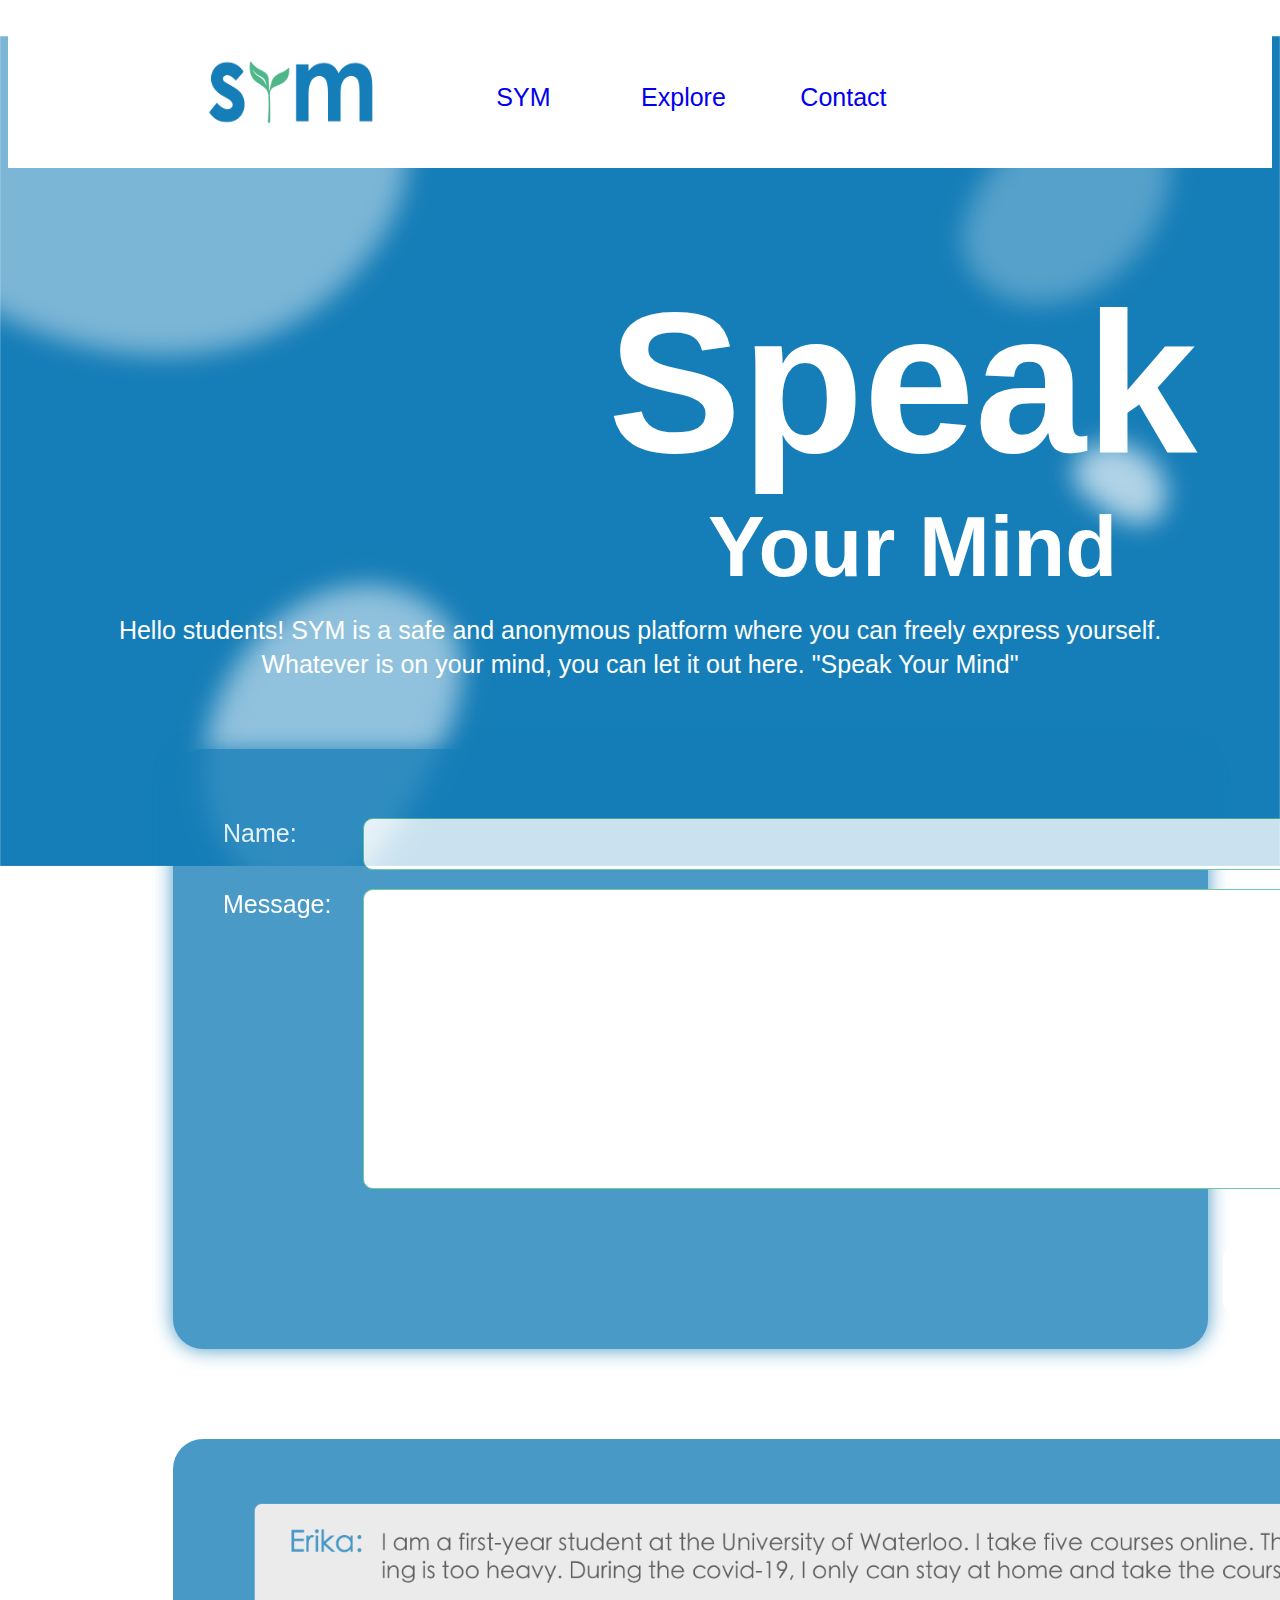
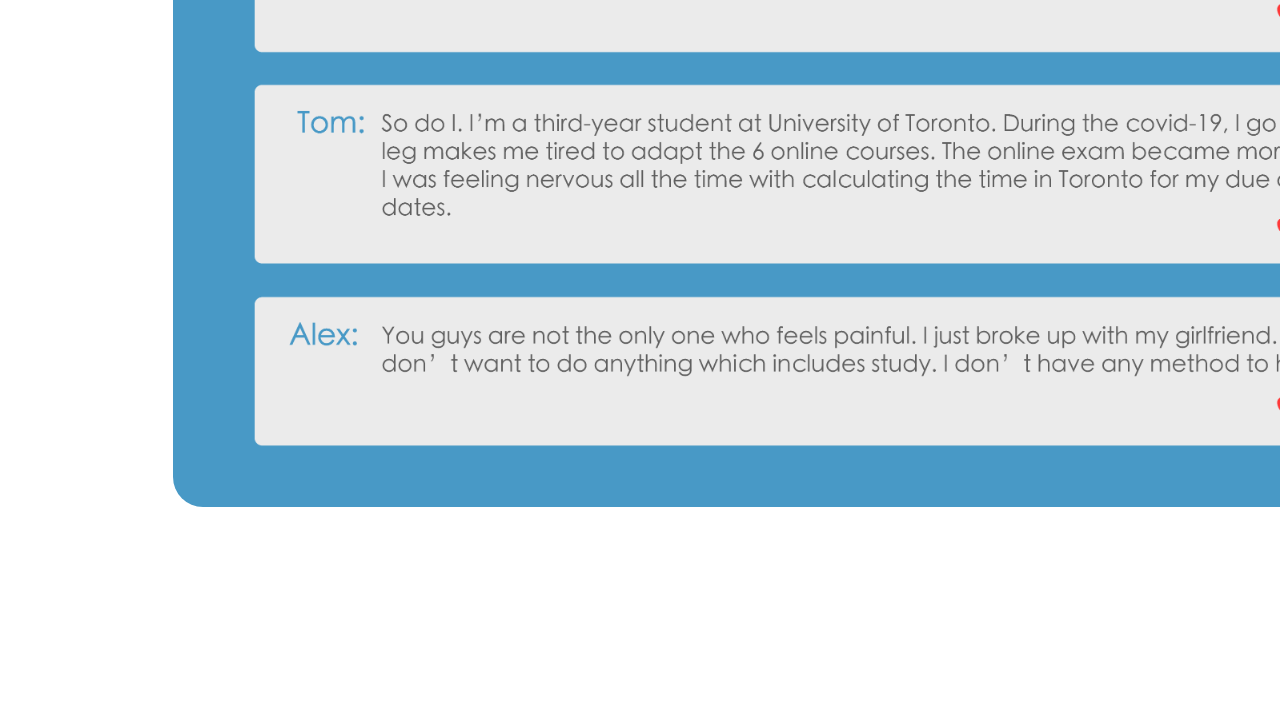
<file: index.html>
<!DOCTYPE>
<html>
    <head>
        <title>SYM Home</title>
        <meta name="author" content="Qinzheng Sun, Cheng Tu, Qihao Wei & Anran Wu"/>
        <meta name="description" content="SYM is a safe and annoymous plaform! Feel free to leave your message, comment or opinions. "/>
        
        <link rel="stylesheet" media="screen" href="css/SYM.css">
        
    </head>
    <body>
        <nav>
            <a href="index.html"><img id="logo" src="img/SYM_logo_03.png" /></a>
            <ul>
                <li><a href="index.html">SYM</a></li>
                <li><a href="Exploring.html">Explore</a></li>
                <li><a href="Contact.html">Contact</a></li>
            </ul>
        </nav>
        
        <h1>Speak</h1>
        <h2>Your Mind</h2>
        <p>Hello students! SYM is a safe and anonymous platform where you can freely express yourself.</p>
        <p>Whatever is on your mind, you can let it out here. "Speak Your Mind"</p>
        <section>
            <div class="container">
                <form action="">
                
                    <div class="form-group">
                        <label for="Name">Name:</label>
                        <input type="text" id="Name" name="Name">
                    </div>
                    <div class="form-group">
                        <label for="message">Message:</label>
                        <textarea name="message" id="message" cols="30" rows="10"></textarea>
                    </div>
                    
                    <button type="submit">SUBMIT</button>
                </form>
            </div>
        </section>
        <img id="comment" src="img/SYM_messages.png" />
    </body>


</html>
</file>
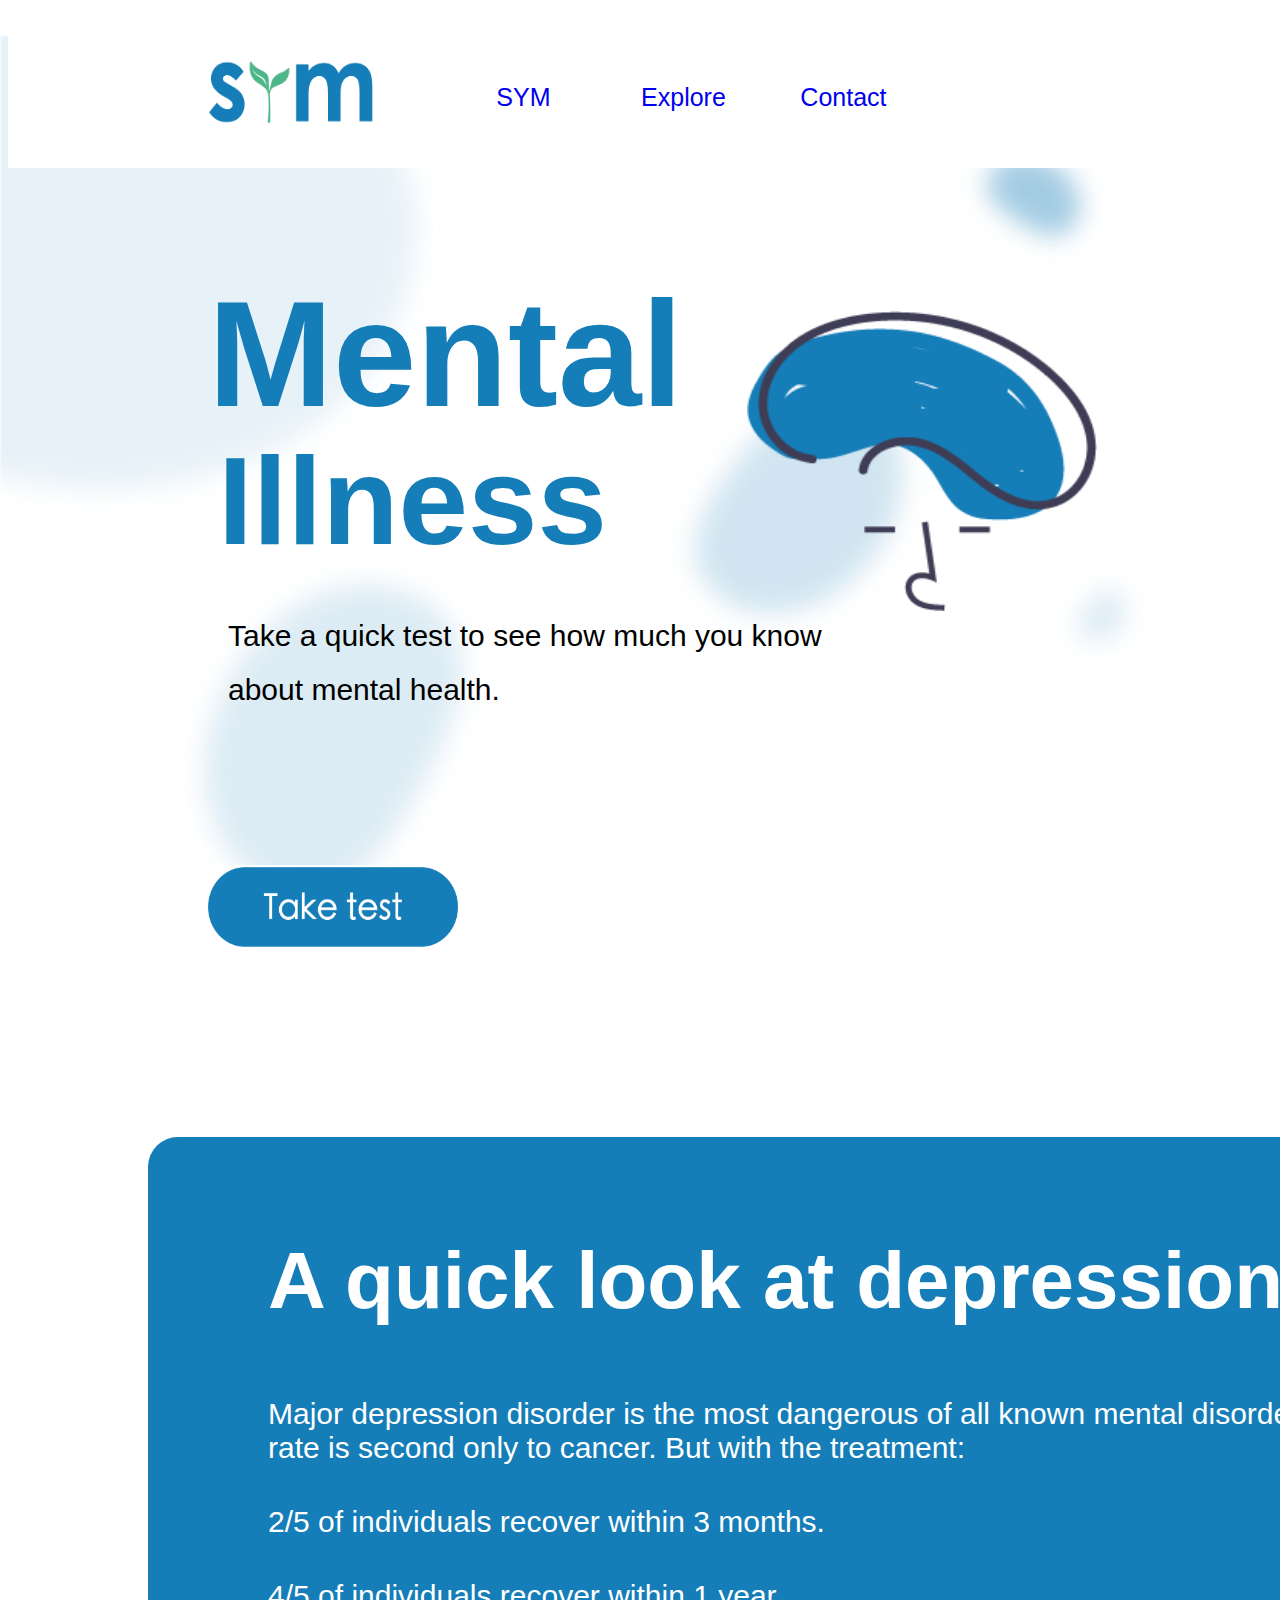
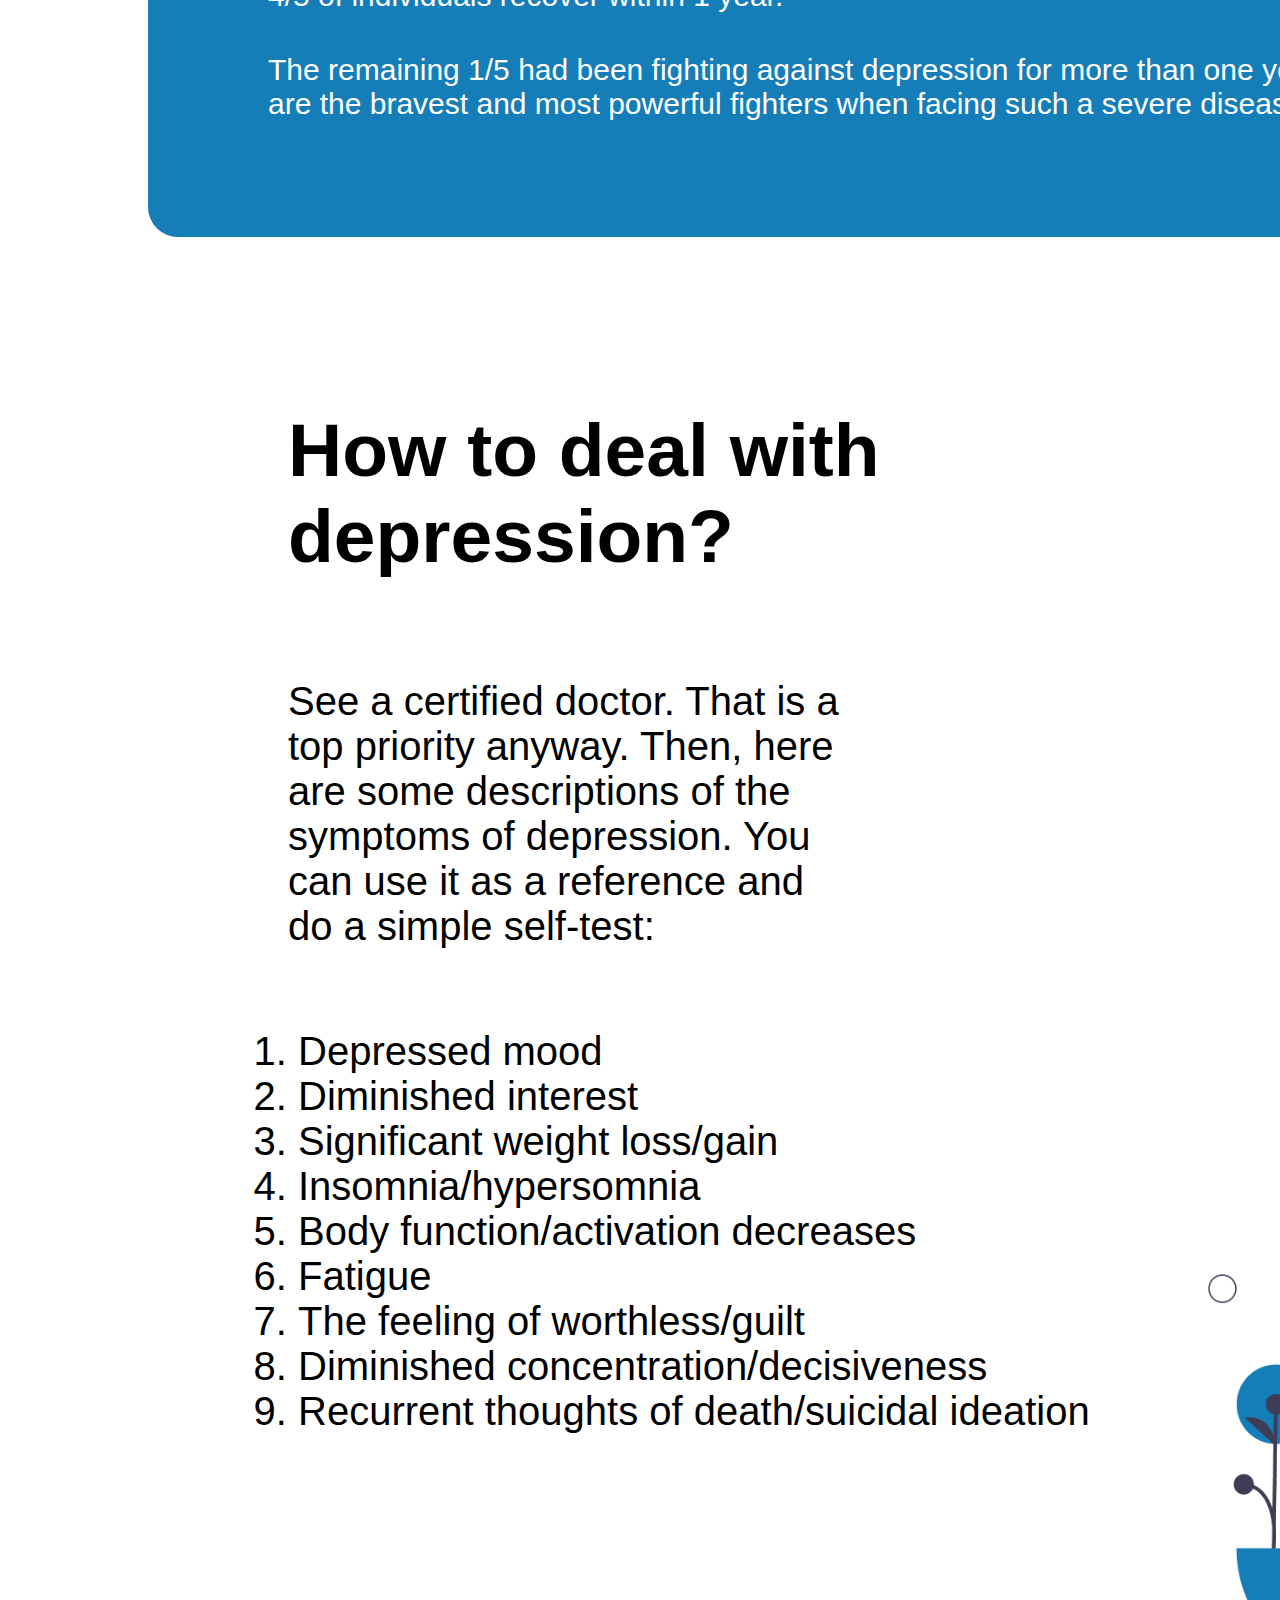
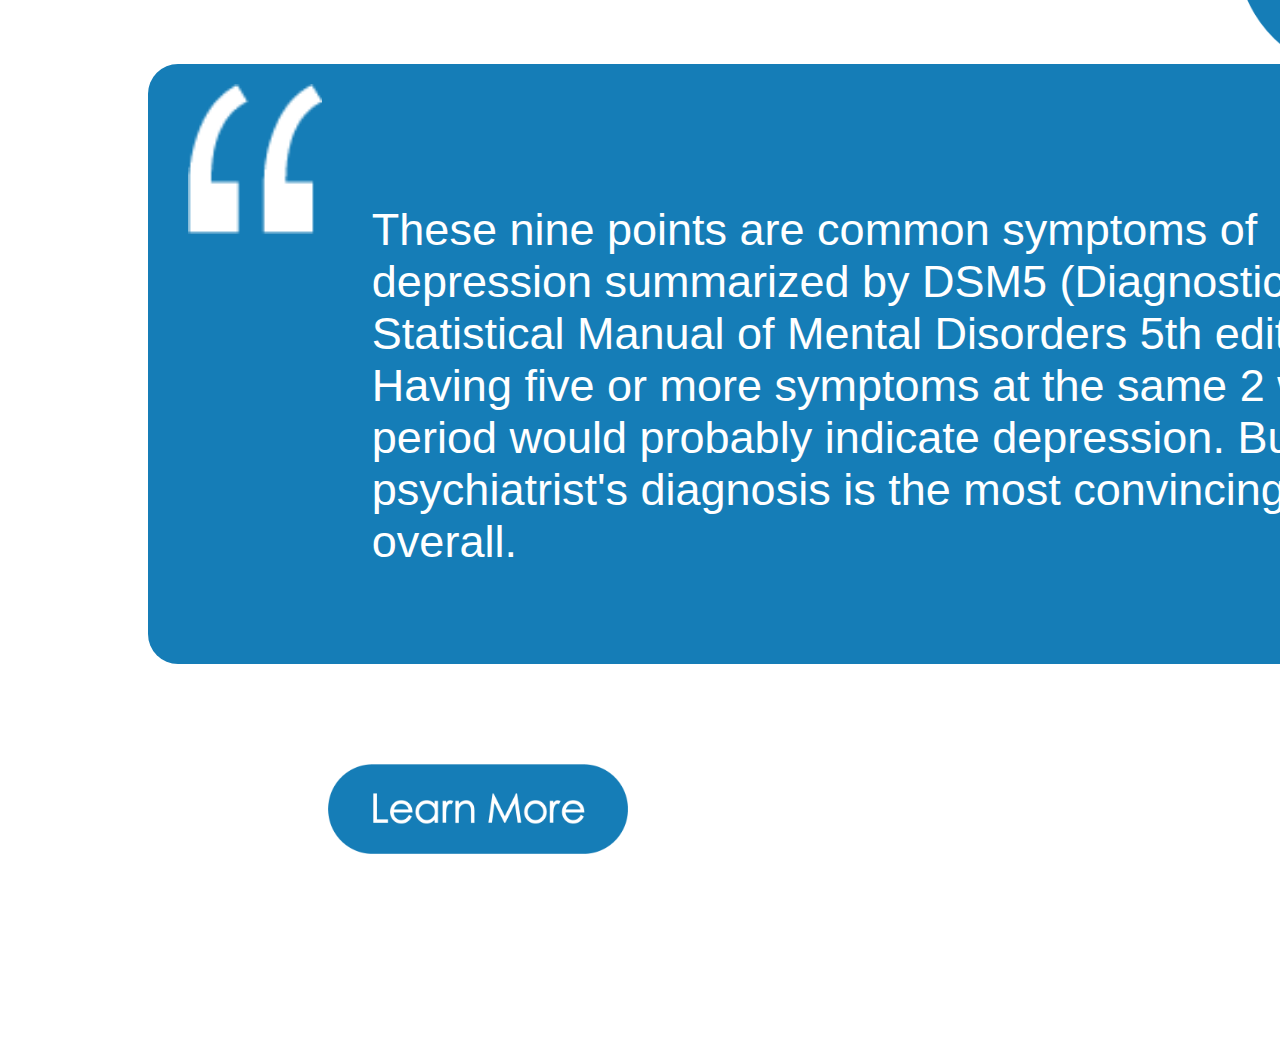
<file: Exploring.html>
<!DOCTYPE>
<html>
    <head>
        <title>Exploring</title>
        <meta name="author" content="Qinzheng Sun, Cheng Tu, Qihao Wei & Anran Wu"/>
        <meta name="description" content="SYM is a safe and annoymous plaform! Feel free to leave your message, comment or opinions. "/>
        
        <link rel="stylesheet" media="screen" href="css/Exploring.css">
           
    </head>
    <body>
        <nav>
            <a href="index.html"><img id="logo" src="img/SYM_logo_03.png" /></a>
            <ul>
                <li id="header"><a href="index.html">SYM</a></li>
                <li id="header"><a href="Exploring.html">Explore</a></li>
                <li id="header"><a href="Contact.html">Contact</a></li>
            </ul>
        </nav>
        <h1>Mental</h1>
    <div id="illness">
        <h2>Illness</h2>
        <img id="head" src="img/Exploring_img.png"/>
    </div>
        
        <p id="info">Take a quick test to see how much you know</p>
        <p id="info">about mental health.</p>
        <a href="Quiz.html"><img id="test" src="img/take.png"/></a>
        
    <div id="depression">
        <br>
        <h3 class="box">A quick look at depression!</h3>
        <p class="box1">Major depression disorder is the most dangerous of all known mental disorders. Its death rate is second only to cancer. But with the treatment:</p>
        <p class="box1">2/5 of individuals recover within 3 months.</p>
        <p class="box1">4/5 of individuals recover within 1 year.</p>
        <p class="box1">The remaining 1/5 had been fighting against depression for more than one year. They are the bravest and most powerful fighters when facing such a severe disease.</p>
    </div>
    <div>
        <h4><strong>How to deal with depression?</strong></h4>
        <p>See a certified doctor. That is a top priority anyway. Then, here are some descriptions of the symptoms of depression. You can use it as a reference and do a simple self-test:</p>
        <ol>
            <li>Depressed mood</li>
            <li>Diminished interest</li>
            <li>Significant weight loss/gain</li>
            <li>Insomnia/hypersomnia</li>
            <li>Body function/activation decreases</li>
            <li>Fatigue</li>
            <li>The feeling of worthless/guilt</li>
            <li>Diminished concentration/decisiveness</li>
            <li>Recurrent thoughts of death/suicidal ideation</li>
        </ol>
        <img id="flower" src="img/flower.png"/>
    </div>
    <div id="content">
        <img id="quote1" src="img/quote_1.png"/>
        <p id="text">These nine points are common symptoms of depression summarized by DSM5 (Diagnostic and Statistical Manual of Mental Disorders 5th edition). Having five or more symptoms at the same 2 week period would probably indicate depression. But the psychiatrist's diagnosis is the most convincing result overall.</p>
        <img id="quote2" src="img/quote_2.png"/>
    </div>
        <a href="Learn_More.html"><img id="more" src="img/learn_more.png"/></a>
    </body>


</html>
</file>
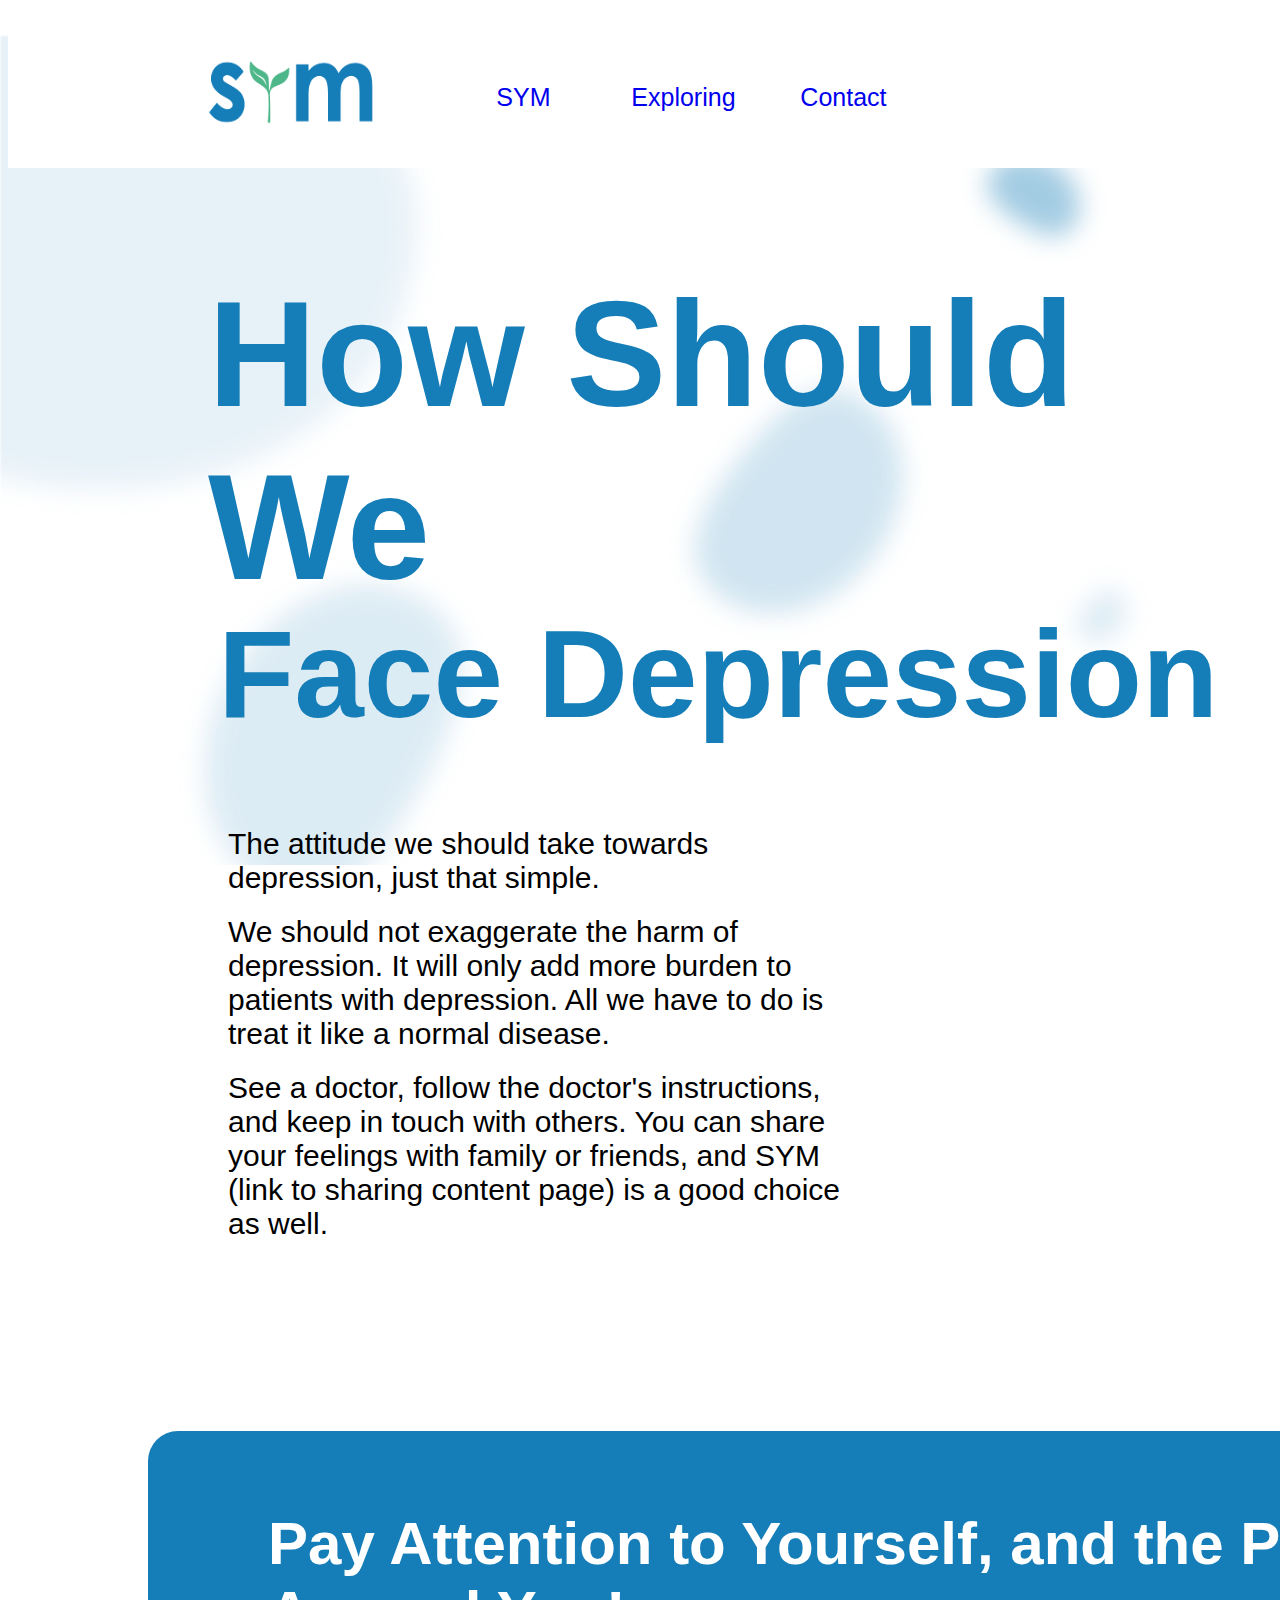
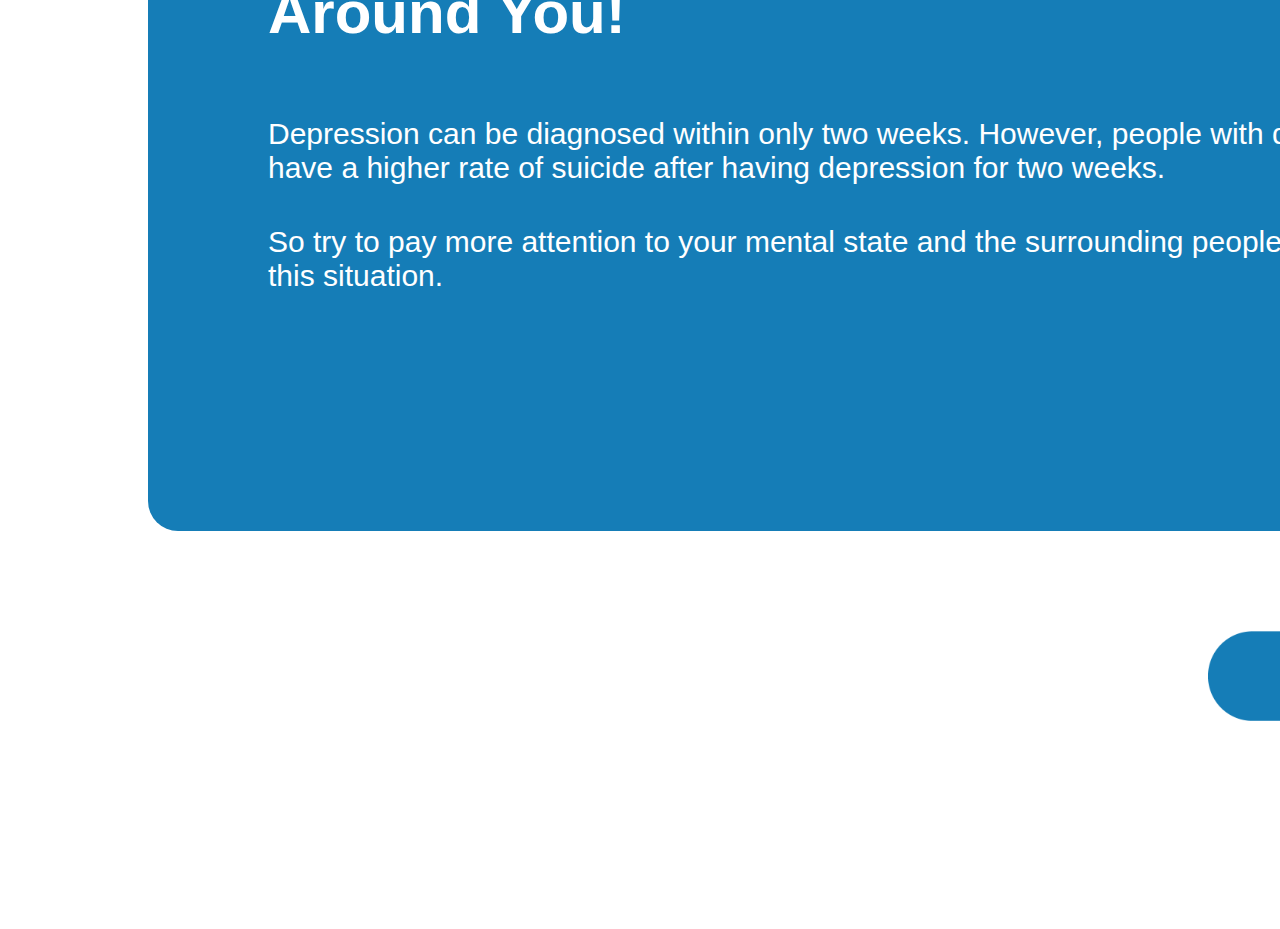
<file: Learn_More.html>
<!DOCTYPE>
<html>
    <head>
        <title>Learn More</title>
        <meta name="author" content="Qinzheng Sun, Cheng Tu, Qihao Wei & Anran Wu"/>
        <meta name="description" content="SYM is a safe and annoymous plaform! Feel free to leave your message, comment or opinions. "/>
        
        <link rel="stylesheet" media="screen" href="css/Learn_More.css">  
    </head>
    <body>
        <nav>
            <a href="index.html"><img id="logo" src="img/SYM_logo_03.png" /></a>
            <ul>
                <li id="header"><a href="index.html">SYM</a></li>
                <li id="header"><a href="Exploring.html">Exploring</a></li>
                <li id="header"><a href="Contact.html">Contact</a></li>
            </ul>
        </nav>
        <h1>How Should We</h1>
        <h2>Face Depression</h2>
        
        <p id="info1">The attitude we should take towards depression, just that simple.</p>
        <p id="info2">We should not exaggerate the harm of depression. It will only add more burden to patients with depression.  All we have to do is treat it like a normal disease. </p>
        <p id="info2">See a doctor, follow the doctor's instructions, and keep in touch with others. You can share your feelings with family or friends, and SYM (link to sharing content page) is a good choice as well.</p>
        
    <div id="depression">
        <br>
        <h3 class="box">Pay Attention to Yourself, and the People Around You!</h3>
        <p class="box1">Depression can be diagnosed within only two weeks. However, people with depression have a higher rate of suicide after having depression for two weeks.</p>
        <p class="box1">So try to pay more attention to your mental state and the surrounding people who have this situation.</p>
    </div>
        <a href="Exploring.html"><img id="back" src="img/back.png"/></a>
    </body>


</html>
</file>
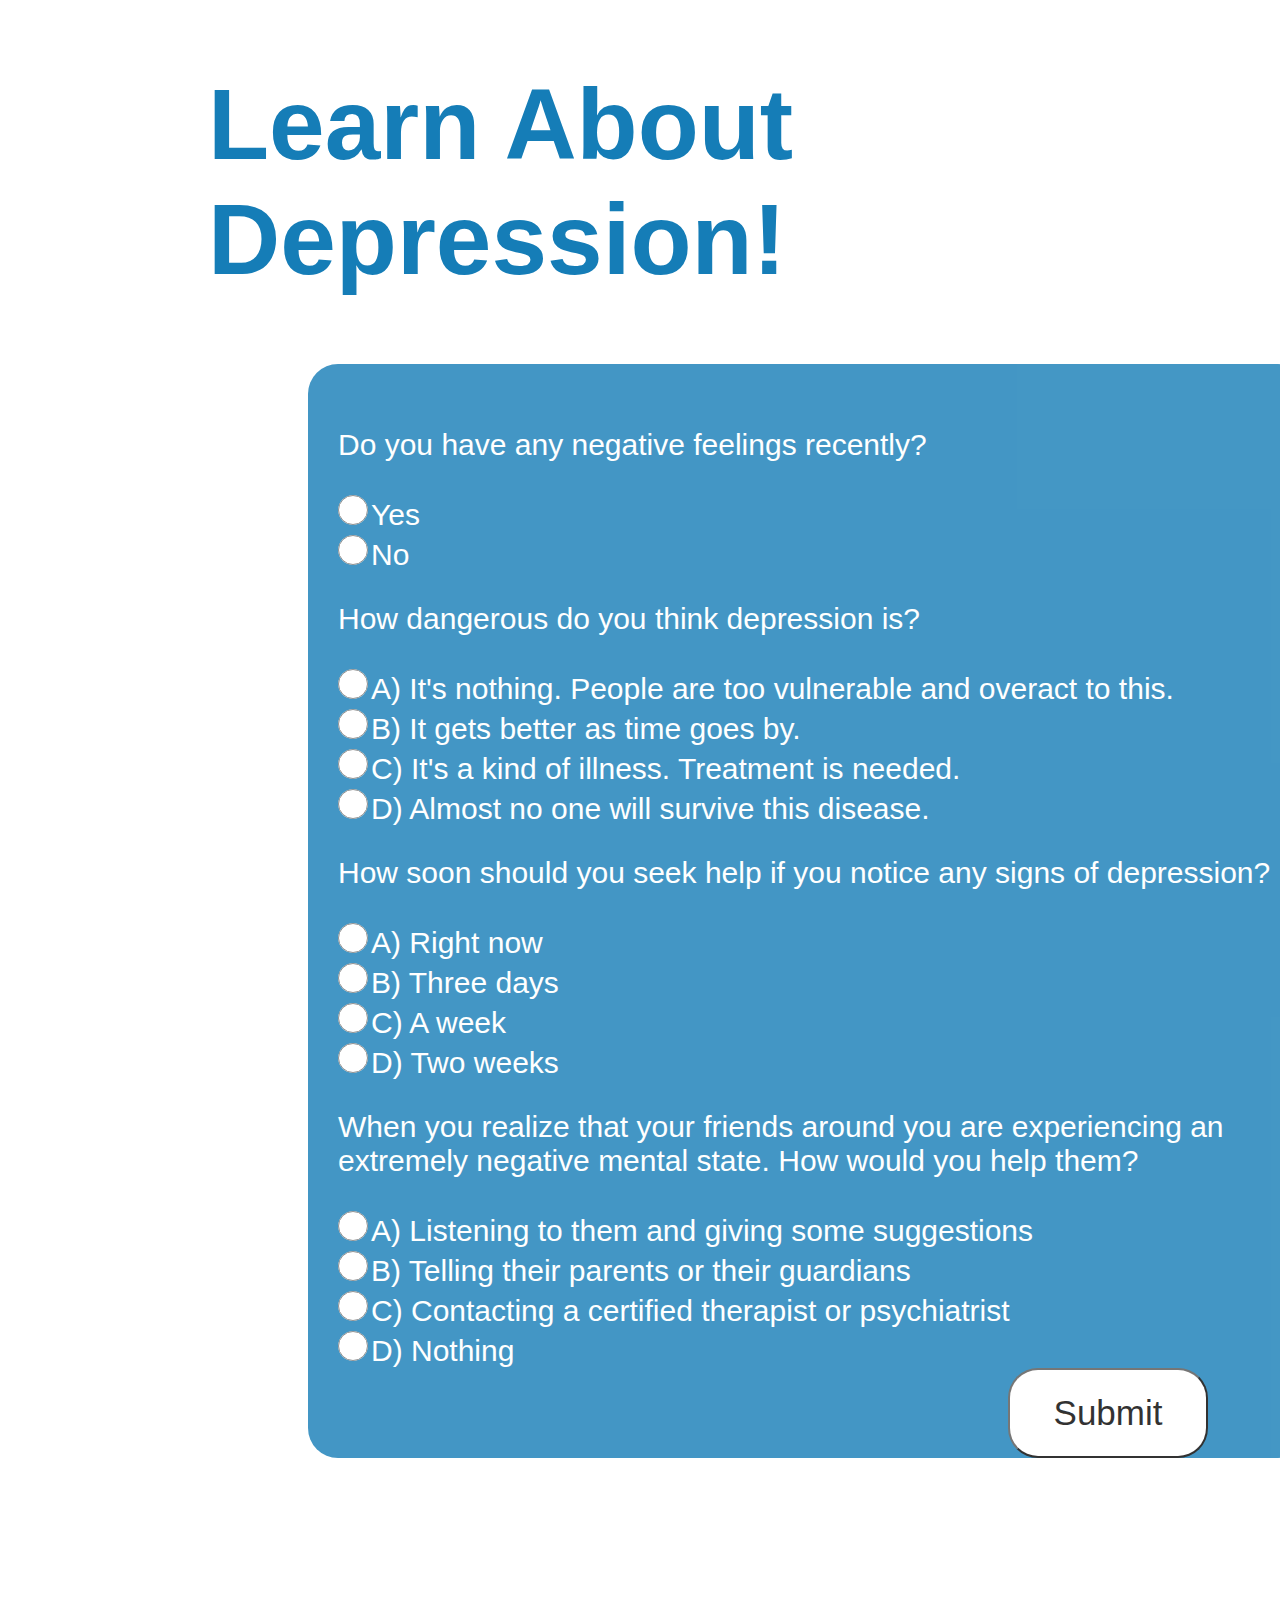
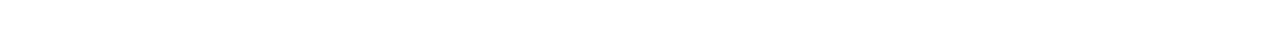
<file: Quiz.html>
<!DOCTYPE html>
<html>
    <head>
        <title>Quiz</title>
        <meta name="author" content="Qinzheng Sun, Cheng Tu, Qihao Wei & Anran Wu"/>
        <meta name="description" content="SYM is a safe and annoymous plaform! Feel free to leave your message, comment or opinions. "/>
        
        <link rel="stylesheet" media="screen" href="css/Quiz.css">
        
        <script type="text/javascript" src="js/Quiz.js"></script>  
    </head>
    <body>
        <h1>Learn About Depression!</h1>
        <form id="quiz" name="quiz">
        <br>
        <p>Do you have any negative feelings recently?</p>
        <input type="radio" id="mc" name="question1" value="Yes">Yes<br>
        <input type="radio" id="mc" name="question1" value="No">No<br>
        
        <p>How dangerous do you think depression is?</p>
        <input type="radio" id="mc" name="question2" value="A) It's nothing. People are too vulnerable and overact to this.">A) It's nothing. People are too vulnerable and overact to this.<br>
        <input type="radio" id="mc" name="question2" value="B) It gets better as time goes by.">B) It gets better as time goes by.<br>
        <input type="radio" id="mc" name="question2" value="C) It's a kind of illness. Treatment is needed.">C) It's a kind of illness. Treatment is needed.<br>
        <input type="radio" id="mc" name="question2" value="D) Almost no one will survive this disease.">D) Almost no one will survive this disease.<br>
    
        <p>How soon should you seek help if you notice any signs of depression?</p>
        <input type="radio" id="mc" name="question3" value="A) Right now">A) Right now<br>
        <input type="radio" id="mc" name="question3" value="B) Three days">B) Three days<br>
        <input type="radio" id="mc" name="question3" value="C) A week">C) A week<br>
        <input type="radio" id="mc" name="question3" value="D) Two weeks">D) Two weeks<br>
        
        <p>When you realize that your friends around you are experiencing an extremely negative mental state. How would you help them?</p>
        <input type="radio" id="mc" name="question4" value="A) Listening to them and giving some suggestions">A) Listening to them and giving some suggestions<br>
        <input type="radio" id="mc" name="question4" value="B) Telling their parents or their guardians">B) Telling their parents or their guardians<br>
        <input type="radio" id="mc" name="question4" value="C) Contacting a certified therapist or psychiatrist">C) Contacting a certified therapist or psychiatrist<br>
        <input type="radio" id="mc" name="question4" value="D) Nothing">D) Nothing<br>
        
        <input id="button" type="button" value="Submit" onclick="check();">
            
        </form>
        
        <div id="after_submit">
        <p id="message"></p>
        <p id="number_correct">Good Job!</p>
        </div>
        
    </body>


</html>
</file>
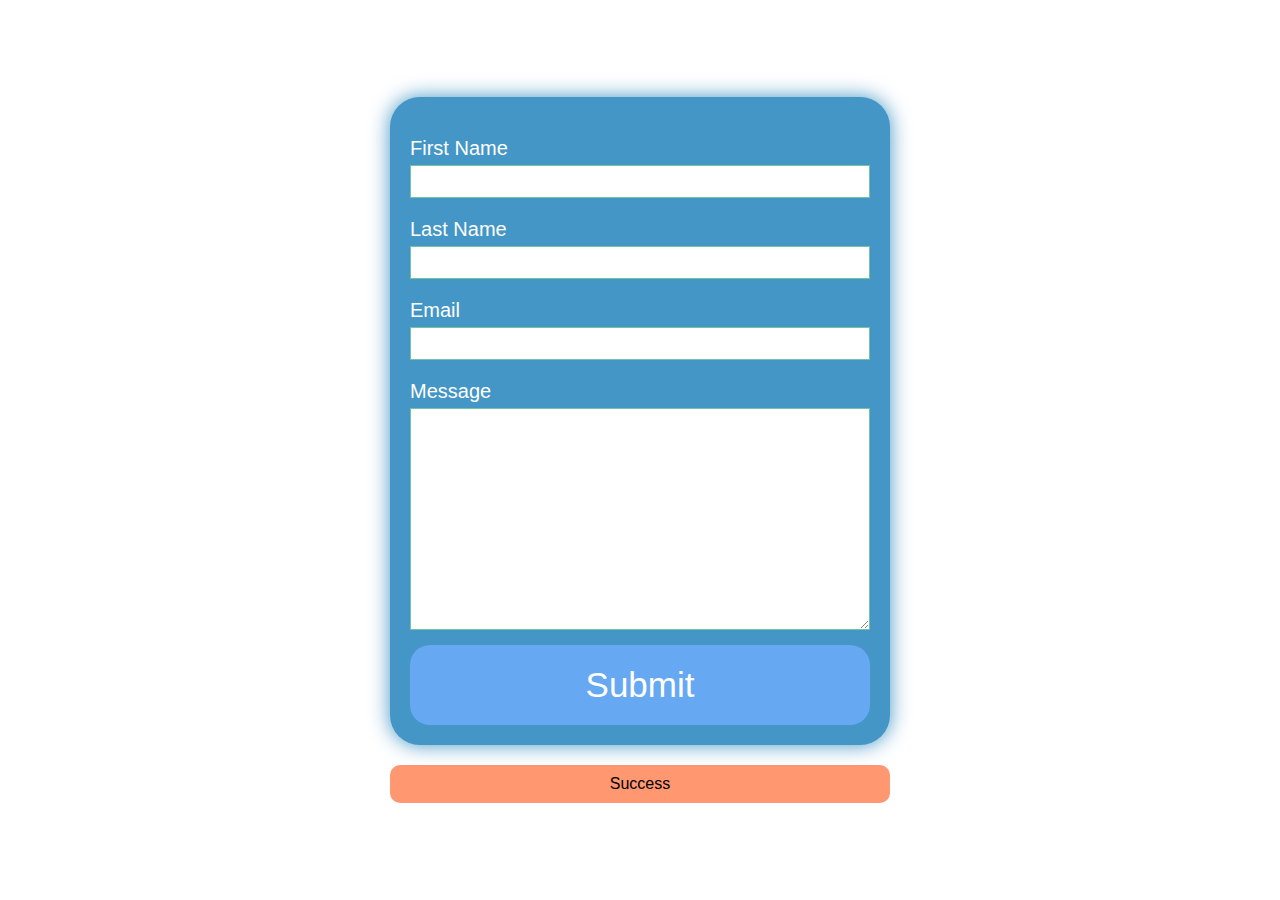
<file: Send_Email.html>
<!DOCTYPE html>
<html lang="en">
    <head>
        <title>Send Email to Us</title>
        <meta name="author" content="Qinzheng Sun, Cheng Tu, Qihao Wei & Anran Wu"/>
        <meta name="description" content="SYM is a safe and annoymous plaform! Feel free to leave your message, comment or opinions. "/>
        
        <link rel="stylesheet" media="screen" href="css/Send_Email.css"> 
    </head>
    <body>
        <section>
            <div class="container">
                <form action="">
                
                    <div class="form-group">
                        <label for="firstName">First Name</label>
                        <input type="text" id="firstName" name="firstName">
                    </div>
                    <div class="form-group">
                        <label for="lastName">Last Name</label>
                        <input type="text" id="lastName" name="lastName">
                    </div>
                    <div class="form-group">
                        <label for="email">Email</label>
                        <input type="text" id="email" name="email">
                    </div>
                    <div class="form-group">
                        <label for="message">Message</label>
                        <textarea name="message" id="message" cols="30" rows="10"></textarea>
                    </div>
                    
                    <button type="submit">Submit</button>
                </form>
            </div>
            <div id="status" class="success">Success</div>
        
        
        </section>
    
    
    </body>




</html>
</file>
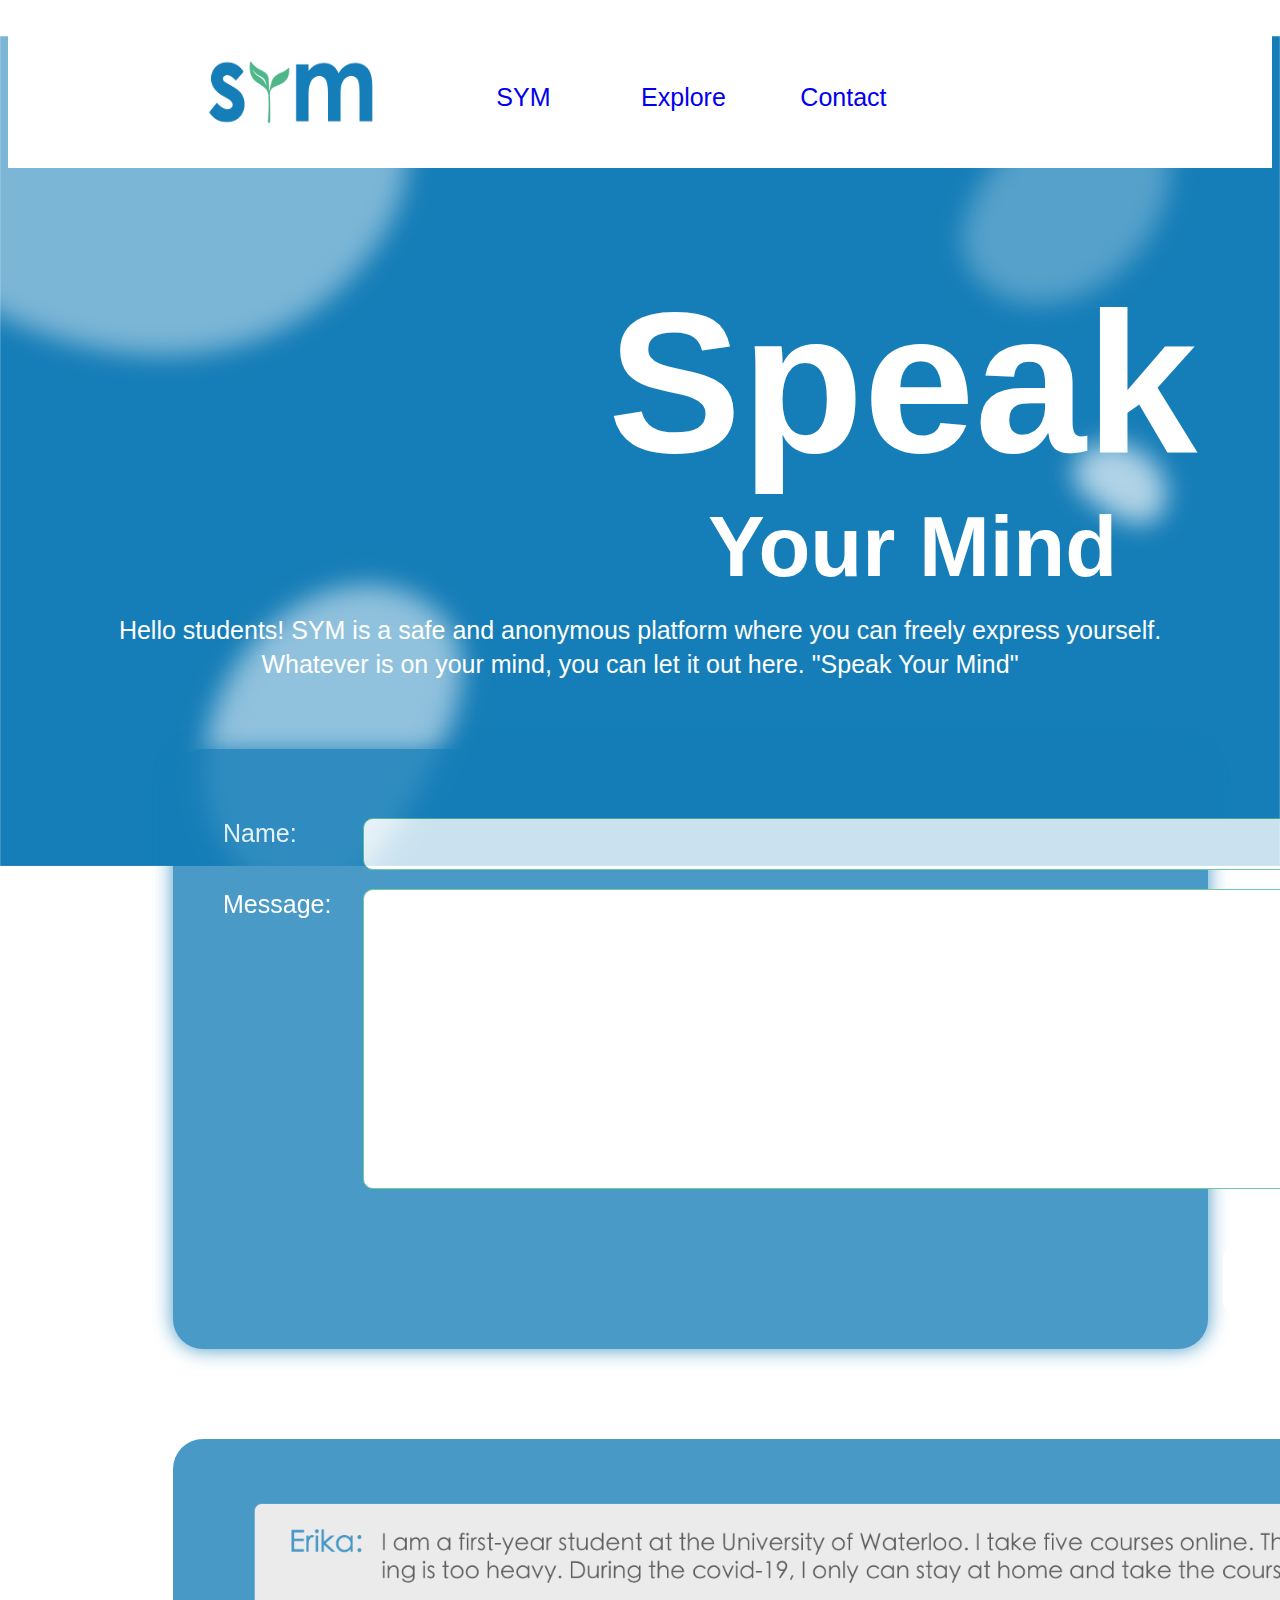
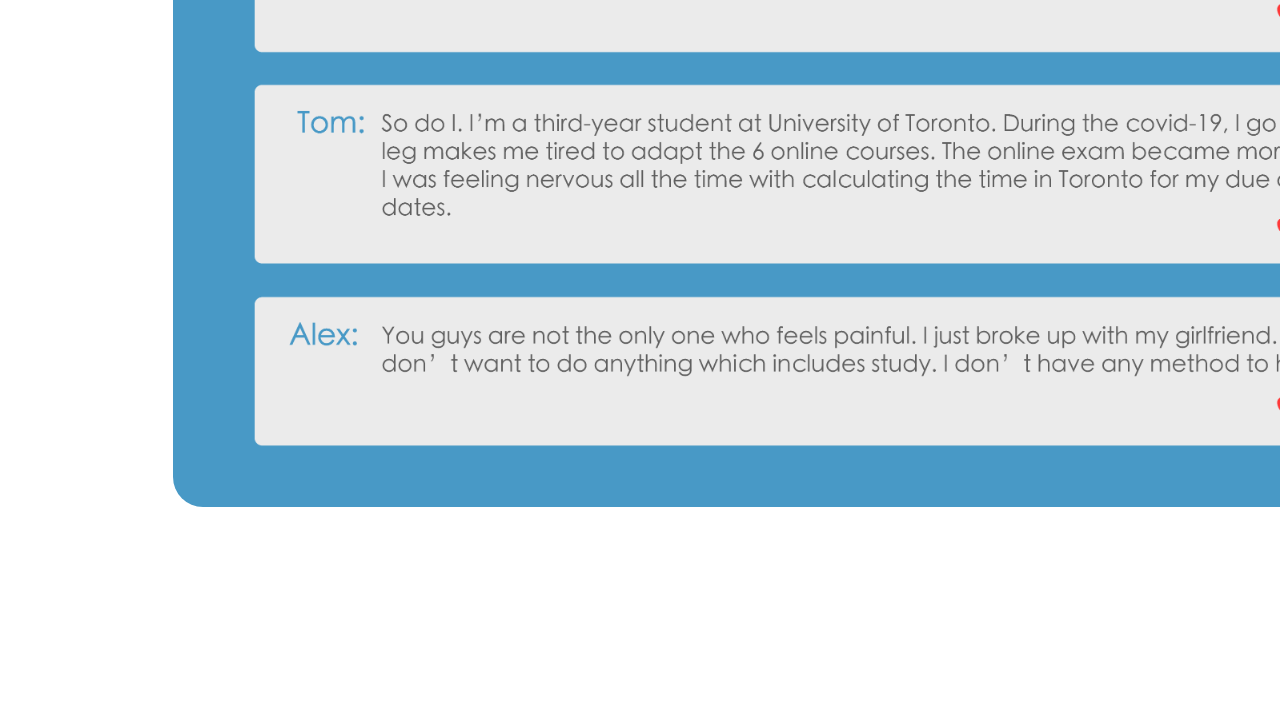
<file: SYM.html>
<!DOCTYPE>
<html>
    <head>
        <title>SYM Home</title>
        <meta name="author" content="Qinzheng Sun, Cheng Tu, Qihao Wei & Anran Wu"/>
        <meta name="description" content="SYM is a safe and annoymous plaform! Feel free to leave your message, comment or opinions. "/>
        
        <link rel="stylesheet" media="screen" href="css/SYM.css">
        
    </head>
    <body>
        <nav>
            <a href="SYM.html"><img id="logo" src="img/SYM_logo_03.png" /></a>
            <ul>
                <li><a href="SYM.html">SYM</a></li>
                <li><a href="Exploring.html">Explore</a></li>
                <li><a href="Contact.html">Contact</a></li>
            </ul>
        </nav>
        
        <h1>Speak</h1>
        <h2>Your Mind</h2>
        <p>Hello students! SYM is a safe and anonymous platform where you can freely express yourself.</p>
        <p>Whatever is on your mind, you can let it out here. "Speak Your Mind"</p>
        <section>
            <div class="container">
                <form action="">
                
                    <div class="form-group">
                        <label for="Name">Name:</label>
                        <input type="text" id="Name" name="Name">
                    </div>
                    <div class="form-group">
                        <label for="message">Message:</label>
                        <textarea name="message" id="message" cols="30" rows="10"></textarea>
                    </div>
                    
                    <button type="submit">SUBMIT</button>
                </form>
            </div>
        </section>
        <img id="comment" src="img/SYM_messages.png" />
    </body>


</html>
</file>
<file: css/SYM.css>
#logo{
    margin-top: 35.49px;
    margin-left: 185.4514px;
    margin-bottom: 37.62;
    width: 200px;
    height: 100px;
    
}

body{
    background-image: url('../img/SYM_background.jpg');
    background-repeat: no-repeat;
    background-attachment: fixed;
    background-position: center;
    background-size: 100%;
    font-family: sans-serif;
}

nav{
    margin-top:0px;
    margin-bottom: 100px;
    display: flex;
    flex-direction: row;
    float:left;
    background-color: #ffffff;
    width: 100%;
    height: 160px; 
    
}
ul{
    margin-left: 10px; 
    margin-top: 55px; 
    margin-bottom: 31.95px;
    padding-left: 40px;
    list-style-type: none;
    display: flex;
    font-size: 25px;
    text-align:left;
}
a:link {
    text-decoration: none;
}
a:visited {
    text-decoration: underline;
    color: black; 
}
a:hover {
  color: #157DB7;
}
a:active {
  color: #4EB78A;
}
li{
    width: 120px;
    margin: 20px;
    font-family:sans-serif; 
    text-align: center;

}
.background{
    width: 100%;
    height: 100%;
    margin: 0px;
    background-repeat: repeat;
}
h1{
    color: white; 
    font-size: 200px; 
    margin-top: 0px;
    margin-left: 600px;
    margin-bottom: 0px;
    font-family:sans-serif;
}
h2{
    color: white; 
    font-size:85px; 
    margin-top: 0px;
    margin-left: 700px;
    margin-bottom: 20px;
    font-family:sans-serif;
}
p{
    color: white; 
    font-size:25px; 
    font-family:sans-serif;
    text-align: center;
    margin: 5px;
}
#comment{
    width: 1480px;
    margin-left: 165px;
    margin-bottom: 200px;
    background: #157DB7;
    opacity: 100%;
    border-radius: 30px;
    opacity: 78%;
}
#message{
    width: 1200px;
    height: 300px;
    background: white;
    border-radius: 10px;
    margin-top: -30px;
    margin-left: 140px;
    margin-bottom: 40px;
}
#name{
    margin-top: -30px;
    width: 1200px;
    height: 50px;
    background: white;
    border-radius: 10px;
    margin-left: 140px
}
section{
    margin-top: 70px;
    margin-left: 65px;
    margin-bottom: 90px;
}
.container{
    margin-left: 100px;
    width:78%;
    height: 500px;
    padding: 50px;
    box-shadow: 0px 0px 20px #157DB7;
    background-color:#157DB7; 
    opacity: 78%;
    border-radius: 30px;
    color: white;
    margin-bottom: 20px;
}
.form-group{
    width: 100%;
    margin-top: 20px;
    font-size: 25px;
}
.form-group input,
.form-group textarea{
    width: 100px;
    padding: 25px;
    font-size: 25px;
    border: 1px solid #4EB78A;
    margin-top: 5px;
}
textare{
    resize: vertical;
}
button[type="submit"]{
    margin-left: 1000px;
    width: 300px;
    border: none;
    outline: none;
    padding: 20px;
    border-radius: 20px;
    font-size: 35px;
    color: #157DB7;
    background-color: white;
    font-family: sans-serif;
    text-align: center;
    cursor: pointer;
    margin-top: 10px;
}
button[type="submit"]:hover{
    background-color: #4EB78A;
}
</file>
<file: css/Exploring.css>
#logo{
    margin-top: 35.49px;
    margin-left: 185.4514px;
    margin-bottom: 37.62;
    width: 200px;
    height: 100px;
    
}

body {
    background-image: url('../img/Exploring_background.png');
    background-repeat: no-repeat;
    background-attachment: fixed;
    background-position: center;
    background-size: 100%;
}

nav{
    margin-top:0px;
    margin-bottom: 100px;
    display: flex;
    flex-direction: row;
    float:left;
    background-color: #ffffff;
    width: 100%;
    height: 160px; 
    
}
ul{
    margin-left: 10px; 
    margin-top: 55px; 
    margin-bottom: 31.95px;
    padding-left: 40px;
    list-style-type: none;
    display: flex;
    font-size: 25px;
    text-align:left;
}
a:link {
    text-decoration: none;
}
a:visited {
    text-decoration: underline;
    color: black; 
}
a:hover {
  color: #157DB7;
}
a:active {
  color: #4EB78A;
}
#header{
    width: 120px;
    margin: 20px;
    font-family:sans-serif; 
    text-align: center;

}
.background{
    width: 100%;
    height: 100%;
    margin: 0px;
    background-repeat: repeat;
}
h1{
    font-size: 150px;
    margin-left: 200px;
    margin-bottom: -30px;
    color: #157DB7;
    font-family:sans-serif; 
}
h2{
    font-size: 125px;
    margin-left: 200px;
    margin-top: 0px;
    margin-bottom: 65px;
    color: #157DB7;
    font-family:sans-serif; 
    position: relative;
    top: 18px;
    left: 10px;
}
#info{
    font-size: 30px;
    margin-left: 220px;
    margin-bottom: 20px;
    font-family:sans-serif; 
}
#test{
    width:250px;
    height: 80px;
    margin-left: 200px;
    margin-top: 140px;
}
.box{
    color:white;
    font-size: 80px;
    margin-left: 120px;
    margin-bottom: 70px;
    font-family:sans-serif; 
}
.box1{
    color: white;
    font-size: 30px;
    margin-left: 120px;
    margin-right: 200px;
    margin-top: 40px;
    font-family:sans-serif; 
}
#depression{
    width: 1500px;
    height: 700px;
    background: #157DB7;
    opacity: 100%;
    border-bottom-left-radius: 30px;
    border-bottom-right-radius: 30px;
    border-top-left-radius: 30px;
    border-top-right-radius: 30px;
    margin-top: 190px;
    margin-left: 140px;
}
h4{
    color: black;
    font-size: 75px;
    margin-left: 280px;
    margin-top: 170px;
    margin-bottom: 100px;
    font-family:sans-serif; 
}
p{
    font-size: 40px;
    margin-left: 280px;
    margin-right: 420px;
    margin-top: 0; 
    font-family:sans-serif; 
}
ol{
    font-size: 40px;
    margin-left: 250px;
    margin-top: 80px;
    font-family:sans-serif; 
}
#text{
    color: white;
    font-size: 45px;
    margin-left: 50px;
    margin-right: 50px;
    margin-top: 140px;
    font-family:sans-serif; 
}
#content{
    width: 1500px;
    height: 600px;
    background: #157DB7;
    opacity: 100%;
    border-radius: 30px;
    margin-top: 190px;
    margin-left: 140px;
    display: flex;
    flex-direction: row;
    float: left;
}
#flower{
    width:350px;
    height: 400px; 
    margin-left: 1200px;
    margin-bottom: -400px;
    margin-top: -200px;
    
}
#quote1{
    width: 550px;
    height: 150px;
    margin-left: 40px;
    margin-top: 20px;
}
#quote2{
    width: 550px;
    height: 150px;
    margin-right: 40px;
    margin-top: 400px;
}
#illness{
    display: flex;
    flex-direction: row;
    float: left;
}
#head{
    width: 350px;
    height: 300px;
    margin-top: -100px;
    margin-left: 150px;
    margin-right: 400px;
}
#more{
    margin-top: 100px;
    margin-left: 320px;
    margin-right: 200px;
    margin-bottom: 200px;
    width: 300px;
    height: 90px;
}
</file>
<file: css/Learn_More.css>
#logo{
    margin-top: 35.49px;
    margin-left: 185.4514px;
    margin-bottom: 37.62;
    width: 200px;
    height: 100px;
    
}

body {
    background-image: url('../img/Exploring_background.png');
    background-repeat: no-repeat;
    background-attachment: fixed;
    background-position: center;
    background-size: 100%;
}

nav{
    margin-top:0px;
    margin-bottom: 100px;
    display: flex;
    flex-direction: row;
    float:left;
    background-color: #ffffff;
    width: 100%;
    height: 160px; 
    
}
ul{
    margin-left: 10px; 
    margin-top: 55px; 
    margin-bottom: 31.95px;
    padding-left: 40px;
    list-style-type: none;
    display: flex;
    font-size: 25px;
    text-align:left;
}
a:link {
    text-decoration: none;
}
a:visited {
    text-decoration: underline;
    color: black; 
}
a:hover {
  color: #157DB7;
}
a:active {
  color: #4EB78A;
}
#header{
    width: 120px;
    margin: 20px;
    font-family:sans-serif; 
    text-align: center;

}
.background{
    width: 100%;
    height: 100%;
    margin: 0px;
    background-repeat: repeat;
}
h1{
    font-size: 150px;
    margin-left: 200px;
    margin-bottom: -30px;
    color: #157DB7;
    font-family:sans-serif; 
}
h2{
    font-size: 125px;
    margin-left: 200px;
    margin-top: 0px;
    margin-bottom: 65px;
    color: #157DB7;
    font-family:sans-serif; 
    position: relative;
    top: 18px;
    left: 10px;
}
#info1{
    font-size: 30px;
    margin-top: 100px;
    margin-left: 220px;
    margin-bottom: 20px;
    font-family:sans-serif; 
}
#info2{
    font-size: 30px;
    margin-left: 220px;
    margin-bottom: 20px;
    font-family:sans-serif; 
}
.box{
    color:white;
    font-size: 60px;
    margin-left: 120px;
    margin-bottom: 70px;
    font-family:sans-serif; 
}
.box1{
    color: white;
    font-size: 30px;
    margin-left: 120px;
    margin-right: 200px;
    margin-top: 40px;
    font-family:sans-serif; 
}
#depression{
    width: 1500px;
    height: 700px;
    background: #157DB7;
    opacity: 100%;
    border-bottom-left-radius: 30px;
    border-bottom-right-radius: 30px;
    border-top-left-radius: 30px;
    border-top-right-radius: 30px;
    margin-top: 190px;
    margin-left: 140px;
}
p{
    font-size: 40px;
    margin-left: 280px;
    margin-right: 420px;
    margin-top: 0; 
    font-family:sans-serif; 
}
#back{
    margin-top: 100px;
    margin-left: 1200px;
    margin-right: 200px;
    margin-bottom: 200px;
    width: 300px;
    height: 90px;
}
</file>
<file: css/Quiz.css>
body{
    font-family: sans-serif;
    font-size: 30px;
}
#after_submit{
    visibility: hidden; 
}
h1{
    font-size: 100px;
    margin-left: 200px;
    color: #157DB7;
}
#quiz{
    color:white;
    width:1000px;
    margin-left: 300px;
    background: #157DB7;
    opacity: 80%;
    border-radius: 50px;
    float: left; 
    border-bottom-left-radius: 30px;
    border-bottom-right-radius: 30px;
    border-top-left-radius: 30px;
    border-top-right-radius: 30px;
}
p{
    margin-left: 30px;
}
#mc{
    margin-left: 30px;
    width: 30px;
    height: 30px;
}
#button{
    background: white;
    font-size: 35px;
    color: #000000;
    border-radius: 30px;
    margin-left: 700px;
    width: 200px;
    height: 90px;
    transition-duration: .5s;
}
#button:hover{
    background: #4EB78A;
    border: none;
    border-radius: 30px;
    cursor: pointer;
    
}
#message{
    color: #157DB7;
    font-size: 40px;
    margin-top: 1250px;
    margin-right: 400px;
    margin-left: 700px;
    margin-bottom: 100px;
}
#number_correct{
    color: #157DB7;
    font-size: 40px;
    margin-top: -100px;
    margin-right: 400px;
    margin-left: 900px;
    margin-bottom: 100px;
}
</file>
<file: css/Send_Email.css>
*{
    padding: 0;
    margin: 0;
    box-sizing: border-box;
     
}
body{
    font-family: sans-serif;
    
}
section{
    height: 100vh;
    width: 100%;
    background: white;
    display: flex;
    align-items: center;
    justify-content: center;
    flex-direction: column;
}
.container{
    width:90%;
    max-width: 500px;
    margin: 0 auto; 
    padding: 20px;
    box-shadow: 0px 0px 20px #157DB7;
    background-color:#157DB7; 
    opacity: 80%;
    border-radius: 30px;
    color: white;
    margin-bottom: 20px;
}
.form-group{
    width: 100%;
    margin-top: 20px;
    font-size: 20px;
}
.form-group input,
.form-group textarea{
    width: 100%;
    padding: 5px;
    font-size: 18px;
    border: 1px solid #4EB78A;
    margin-top: 5px;
}
textare{
    resize: vertical;
}
button[type="submit"]{
    width: 100%;
    border: none;
    outline: none;
    padding: 20px;
    border-radius: 20px;
    font-size: 35px;
    color: white;
    background-color: rgba(77, 153, 255, 0.79);
    font-family: sans-serif;
    text-align: center;
    cursor: pointer;
    margin-top: 10px;
    transition: .5s ease background-color;
}
button[type="submit"]:hover{
    background-color: #4EB78A;
}
#status{
    width:90%; 
    max-width: 500px;
    text-align: center;
    padding: 10px;
    margin: 0 auto;
    border-radius: 10px;
}
#status.success{
    background-color: rgba(255, 127, 80, 0.81);
    animation: status 1s ease forwards;
}
@keyframes status{
    0%{
        opacity: 1;
        pointer-events: all;
    }
    90%{
        opacity: 1;
        pointer-events: all;
    }
    100%{
        opacity: 0;
        pointer-events: none;
    }
}
</file>
